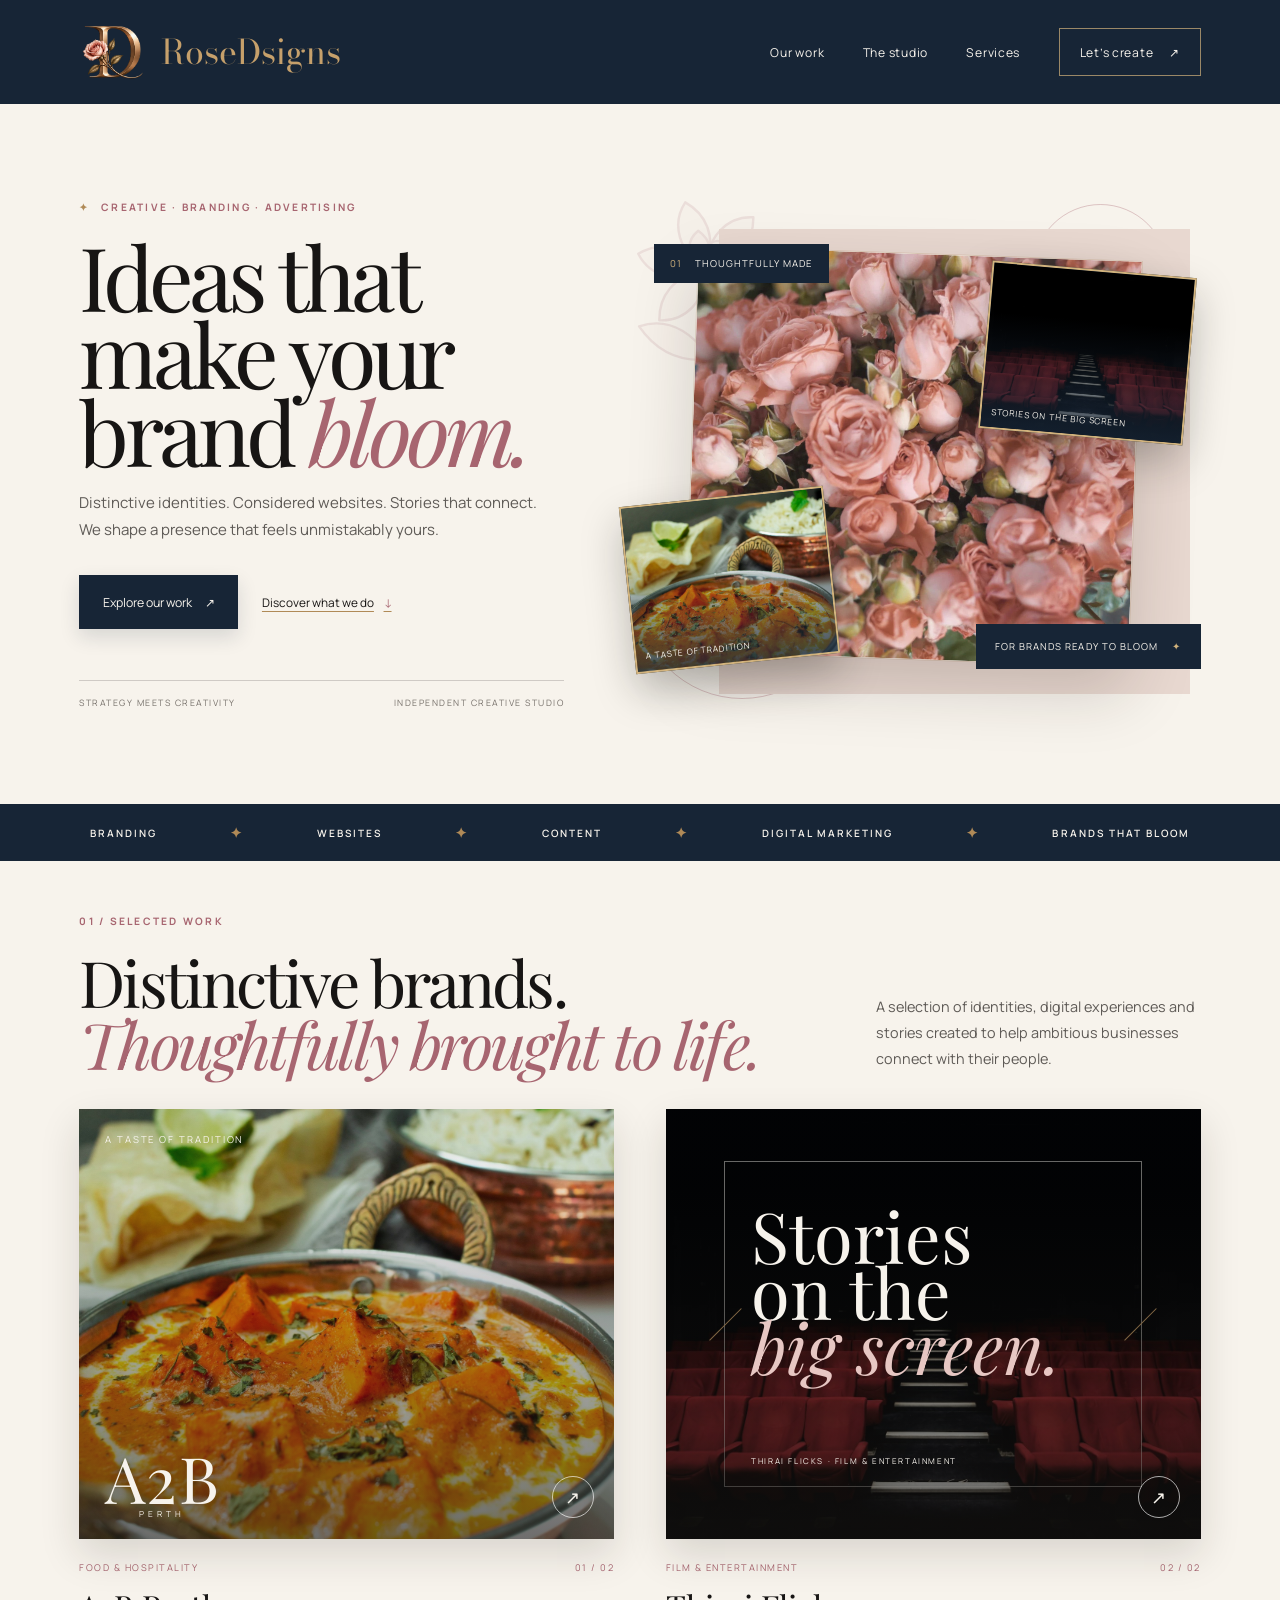
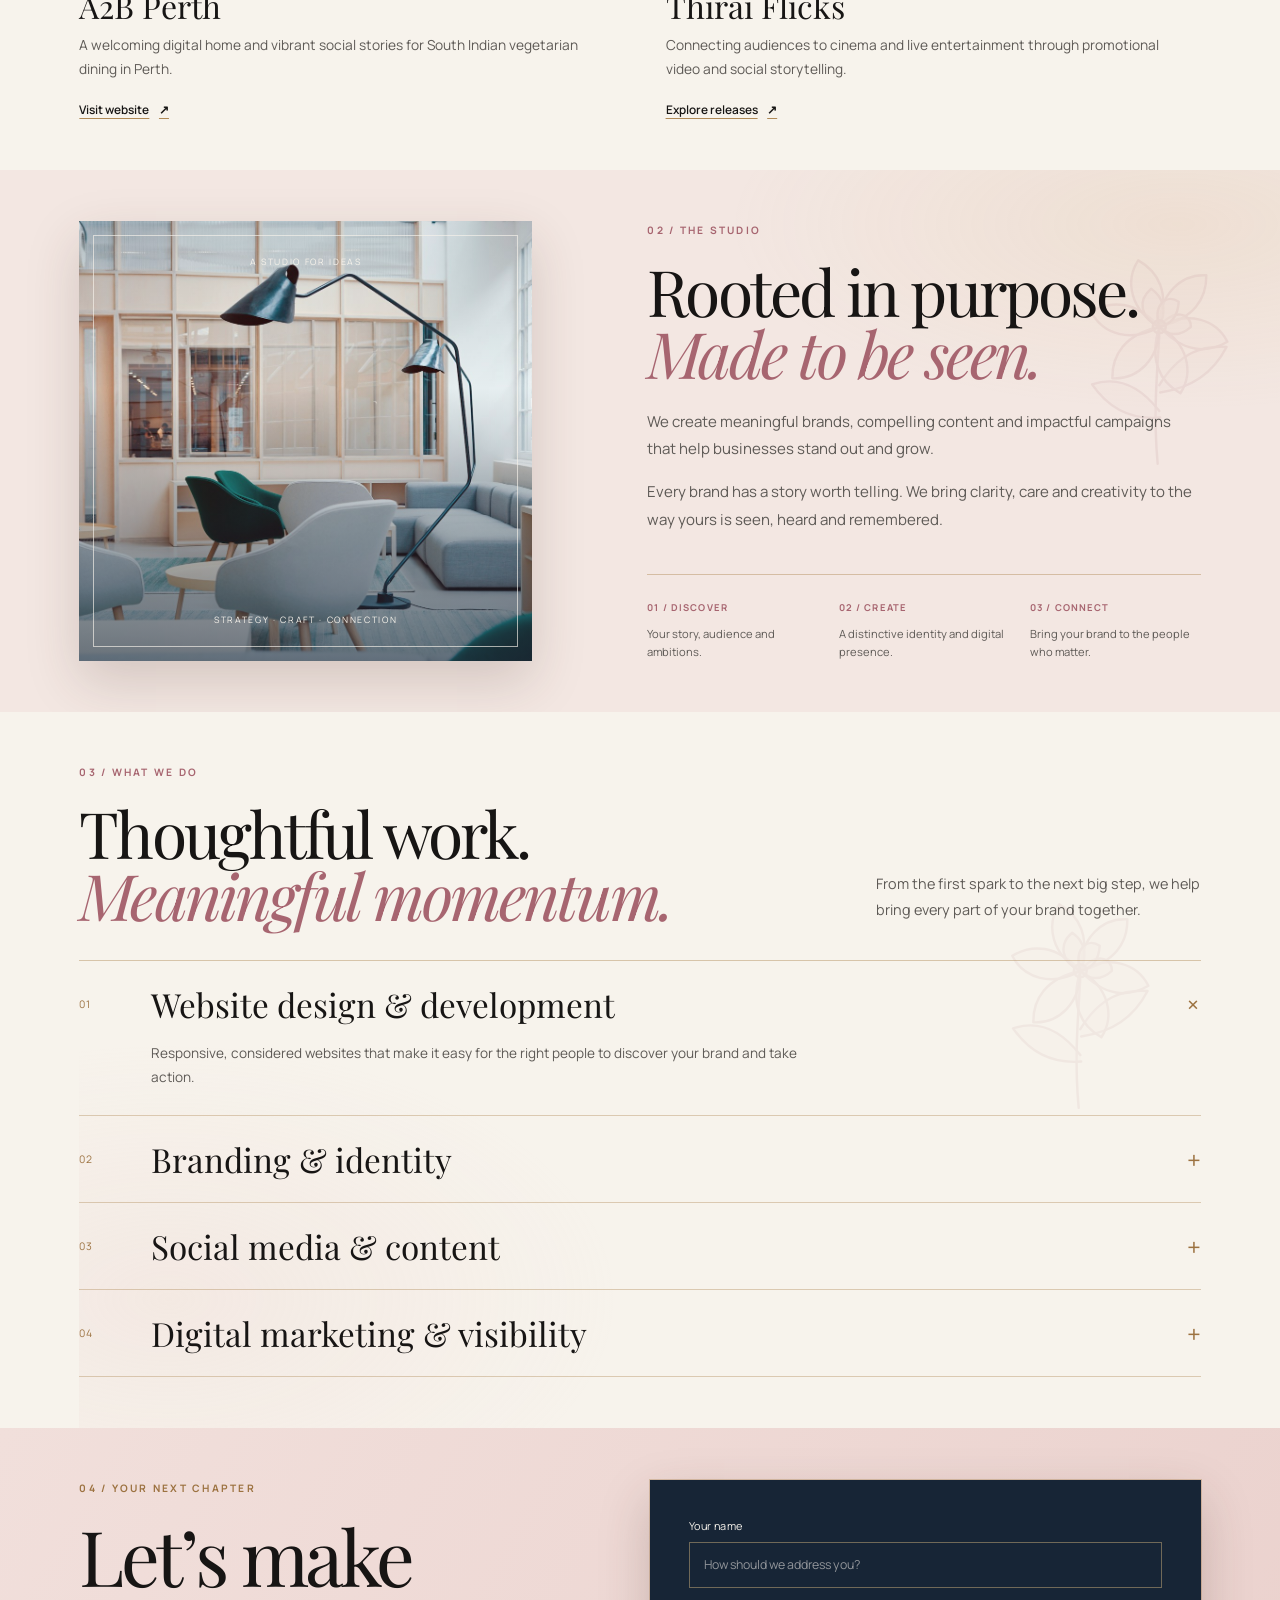
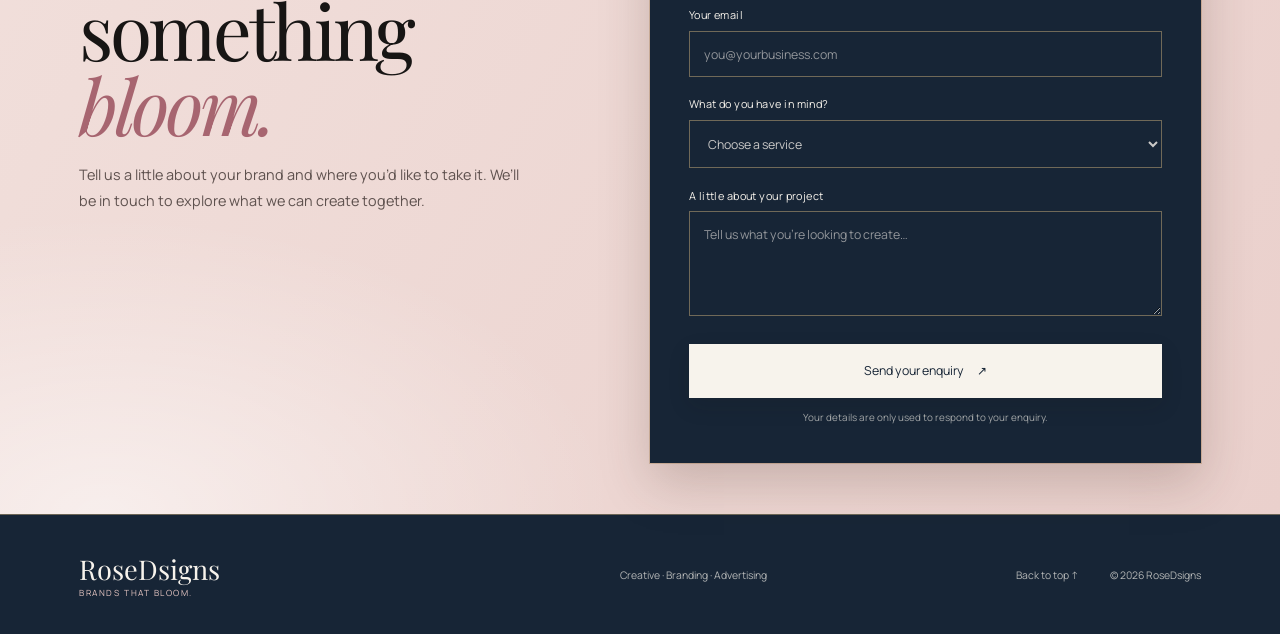
<file: index.html>
<!doctype html>
<html lang="en">
  <head>
    <meta charset="utf-8">
    <meta name="viewport" content="width=device-width, initial-scale=1">
    <meta name="theme-color" content="#172536">
    <meta name="description" content="RoseDsigns is a creative, branding and digital studio building distinctive brands, thoughtful websites and stories that connect.">
    <title>RoseDsigns — Ideas that make your brand bloom</title>
    <link rel="preconnect" href="https://fonts.googleapis.com">
    <link rel="preconnect" href="https://fonts.gstatic.com" crossorigin>
    <link href="https://fonts.googleapis.com/css2?family=Bodoni+Moda:wght@400;500&family=Playfair+Display:ital,wght@0,400;0,500;0,600;1,400;1,500&family=Manrope:wght@400;500;600;700&display=swap" rel="stylesheet">
    <link rel="stylesheet" href="styles.css">
    <script src="script.js" defer></script>
  </head>
  <body>
    <a class="skip-link" href="#main">Skip to content</a>

    <header class="site-header">
      <a class="brand" href="#top" aria-label="RoseDsigns home">
        <img src="sample/rosedsigns-original-logo.webp" alt="RoseDsigns rose and D monogram">
        <span class="brand__name">RoseDsigns</span>
      </a>
      <button class="menu-toggle" type="button" aria-label="Toggle navigation" aria-expanded="false" aria-controls="primary-navigation">
        <span class="menu-toggle__label">Menu</span>
        <span class="menu-toggle__icon" aria-hidden="true"><i></i><i></i></span>
      </button>
      <nav class="primary-navigation" id="primary-navigation" aria-label="Main navigation">
        <a href="#work">Our work</a>
        <a href="#about">The studio</a>
        <a href="#services">Services</a>
        <a class="nav-cta" href="#contact">Let’s create <span aria-hidden="true">↗</span></a>
      </nav>
    </header>

    <main id="main">
      <section class="hero section-wrap" id="top" aria-labelledby="hero-title">
        <div class="hero-copy">
          <p class="eyebrow"><span class="eyebrow-mark" aria-hidden="true">✦</span> Creative · Branding · Advertising</p>
          <h1 id="hero-title">Ideas that make your brand <em>bloom.</em></h1>
          <p class="hero-intro">Distinctive identities. Considered websites. Stories that connect. We shape a presence that feels unmistakably yours.</p>
          <div class="hero-actions">
            <a class="button button--dark" href="#work">Explore our work <span aria-hidden="true">↗</span></a>
            <a class="text-link" href="#services">Discover what we do <span aria-hidden="true">↓</span></a>
          </div>
          <div class="hero-footnote">
            <span>Strategy meets creativity</span>
            <span>Independent creative studio</span>
          </div>
        </div>
        <div class="hero-art">
          <div class="hero-art__frame">
            <video class="hero-art__video" muted loop playsinline preload="metadata" poster="sample/portfolio/pink-roses-bouquet-poster.jpg" aria-label="A bouquet of soft pink roses in bloom">
              <source src="sample/portfolio/pink-roses-bouquet.mp4" type="video/mp4">
            </video>
          </div>
          <div class="hero-art__tile hero-art__tile--food" aria-hidden="true">
            <img src="sample/portfolio/south-indian-food.jpg" alt="" loading="lazy">
            <span>A taste of tradition</span>
          </div>
          <div class="hero-art__tile hero-art__tile--film" aria-hidden="true">
            <img src="sample/portfolio/cinema.jpg" alt="" loading="lazy">
            <span>Stories on the big screen</span>
          </div>
          <div class="art-note art-note--top"><span>01</span> Thoughtfully made</div>
          <div class="art-note art-note--bottom">For brands ready to bloom <span aria-hidden="true">✦</span></div>
          <span class="hero-art__orbit hero-art__orbit--one" aria-hidden="true"></span>
          <span class="hero-art__orbit hero-art__orbit--two" aria-hidden="true"></span>
        </div>
      </section>

      <div class="ticker" aria-label="Our disciplines">
        <div class="ticker__inner">
          <span>Branding</span><i aria-hidden="true">✦</i><span>Websites</span><i aria-hidden="true">✦</i>
          <span>Content</span><i aria-hidden="true">✦</i><span>Digital marketing</span><i aria-hidden="true">✦</i>
          <span>Brands that bloom</span>
        </div>
      </div>

      <section class="work section-wrap section-pad" id="work" aria-labelledby="work-title">
        <div class="section-heading">
          <div>
            <p class="eyebrow">01 / Selected work</p>
            <h2 id="work-title">Distinctive brands.<br><em>Thoughtfully brought to life.</em></h2>
          </div>
          <p class="section-heading__aside">A selection of identities, digital experiences and stories created to help ambitious businesses connect with their people.</p>
        </div>
        <div class="work-grid">
          <article class="project-card project-card--food">
            <a class="project-card__visual food-visual" href="https://a2bperth.com.au" target="_blank" rel="noreferrer" aria-label="Visit A2B Perth website">
              <img class="project-card__image" src="sample/portfolio/south-indian-food.jpg" alt="" loading="lazy" width="1400" height="2100">
              <span class="visual-kicker">A taste of tradition</span>
              <span class="visual-wordmark">A2B <small>PERTH</small></span>
              <span class="visual-open" aria-hidden="true">↗</span>
            </a>
            <div class="project-card__meta"><span>Food & hospitality</span><span>01 / 02</span></div>
            <h3>A2B Perth</h3>
            <p>A welcoming digital home and vibrant social stories for South Indian vegetarian dining in Perth.</p>
            <a class="project-link" href="https://a2bperth.com.au" target="_blank" rel="noreferrer">Visit website <span aria-hidden="true">↗</span></a>
          </article>
          <article class="project-card project-card--film">
            <a class="project-card__visual film-visual" href="https://thiraiflicks.com/past-releases" target="_blank" rel="noreferrer" aria-label="Visit Thirai Flicks releases">
              <img class="project-card__image" src="sample/portfolio/cinema.jpg" alt="" loading="lazy" width="1400" height="933">
              <span class="film-visual__frame" aria-hidden="true"></span>
              <span class="film-visual__title">Stories<br>on the<br><em>big screen.</em></span>
              <span class="film-visual__caption">THIRAI FLICKS · FILM & ENTERTAINMENT</span>
              <span class="visual-open" aria-hidden="true">↗</span>
            </a>
            <div class="project-card__meta"><span>Film & entertainment</span><span>02 / 02</span></div>
            <h3>Thirai Flicks</h3>
            <p>Connecting audiences to cinema and live entertainment through promotional video and social storytelling.</p>
            <a class="project-link" href="https://thiraiflicks.com/past-releases" target="_blank" rel="noreferrer">Explore releases <span aria-hidden="true">↗</span></a>
          </article>
        </div>
      </section>

      <section class="about section-pad" id="about" aria-labelledby="about-title">
        <div class="about__inner section-wrap">
          <div class="about-stamp">
            <img src="sample/portfolio/creative-desk.jpg" alt="A calm, light-filled creative studio with warm wood and modern furniture" loading="lazy" width="1400" height="933">
            <span class="about-stamp__ring">A studio for ideas</span>
            <span class="about-stamp__caption">Strategy · Craft · Connection</span>
          </div>
          <div class="about-copy">
            <p class="eyebrow">02 / The studio</p>
            <h2 id="about-title">Rooted in purpose.<br><em>Made to be seen.</em></h2>
            <p>We create meaningful brands, compelling content and impactful campaigns that help businesses stand out and grow.</p>
            <p>Every brand has a story worth telling. We bring clarity, care and creativity to the way yours is seen, heard and remembered.</p>
            <div class="process">
              <div><span>01 / Discover</span><p>Your story, audience and ambitions.</p></div>
              <div><span>02 / Create</span><p>A distinctive identity and digital presence.</p></div>
              <div><span>03 / Connect</span><p>Bring your brand to the people who matter.</p></div>
            </div>
          </div>
        </div>
      </section>

      <section class="services section-wrap section-pad" id="services" aria-labelledby="services-title">
        <div class="section-heading section-heading--services">
          <div>
            <p class="eyebrow">03 / What we do</p>
            <h2 id="services-title">Thoughtful work.<br><em>Meaningful momentum.</em></h2>
          </div>
          <p class="section-heading__aside">From the first spark to the next big step, we help bring every part of your brand together.</p>
        </div>
        <div class="service-list">
          <details class="service-item" open>
            <summary><span class="service-number">01</span><span class="service-title">Website design & development</span><span class="service-plus" aria-hidden="true">+</span></summary>
            <p>Responsive, considered websites that make it easy for the right people to discover your brand and take action.</p>
          </details>
          <details class="service-item">
            <summary><span class="service-number">02</span><span class="service-title">Branding & identity</span><span class="service-plus" aria-hidden="true">+</span></summary>
            <p>Distinctive visual identities, brand foundations and creative direction designed to feel unmistakably yours.</p>
          </details>
          <details class="service-item">
            <summary><span class="service-number">03</span><span class="service-title">Social media & content</span><span class="service-plus" aria-hidden="true">+</span></summary>
            <p>Thoughtful social content, graphics and video that bring your brand story to life across the channels that matter.</p>
          </details>
          <details class="service-item">
            <summary><span class="service-number">04</span><span class="service-title">Digital marketing & visibility</span><span class="service-plus" aria-hidden="true">+</span></summary>
            <p>SEO, advertising creative, Google Business Profile support and analytics to help your business get found and grow.</p>
          </details>
        </div>
      </section>

      <section class="contact section-pad" id="contact" aria-labelledby="contact-title">
        <div class="contact__inner section-wrap">
          <div class="contact-copy">
            <p class="eyebrow">04 / Your next chapter</p>
            <h2 id="contact-title">Let’s make something <em>bloom.</em></h2>
            <p>Tell us a little about your brand and where you’d like to take it. We’ll be in touch to explore what we can create together.</p>
          </div>
          <form class="contact-form" name="project-enquiry" method="POST" action="thank-you.html" data-netlify="true" netlify-honeypot="bot-field">
            <input type="hidden" name="form-name" value="project-enquiry">
            <p class="honeypot" aria-hidden="true">
              <label>Don’t fill this out if you’re human: <input name="bot-field" tabindex="-1" autocomplete="off"></label>
            </p>
            <div class="form-row">
              <label for="name">Your name</label>
              <input id="name" name="name" type="text" autocomplete="name" placeholder="How should we address you?" required>
            </div>
            <div class="form-row">
              <label for="email">Your email</label>
              <input id="email" name="email" type="email" autocomplete="email" placeholder="you@yourbusiness.com" required>
            </div>
            <div class="form-row">
              <label for="interest">What do you have in mind?</label>
              <select id="interest" name="interest" required>
                <option value="" selected disabled>Choose a service</option>
                <option>Website design & development</option>
                <option>Branding & identity</option>
                <option>Social media & content</option>
                <option>Digital marketing</option>
                <option>Something else</option>
              </select>
            </div>
            <div class="form-row">
              <label for="message">A little about your project</label>
              <textarea id="message" name="message" rows="3" placeholder="Tell us what you’re looking to create…" required></textarea>
            </div>
            <button class="button button--light" type="submit">Send your enquiry <span aria-hidden="true">↗</span></button>
            <p class="form-note">Your details are only used to respond to your enquiry.</p>
          </form>
        </div>
      </section>
    </main>

    <footer class="site-footer">
      <a class="footer-brand" href="#top">RoseDsigns <span>Brands that bloom.</span></a>
      <p>Creative · Branding · Advertising</p>
      <a class="back-to-top" href="#top">Back to top ↑</a>
      <span class="copyright">© <span id="current-year">2026</span> RoseDsigns</span>
    </footer>
  </body>
</html>
</file>
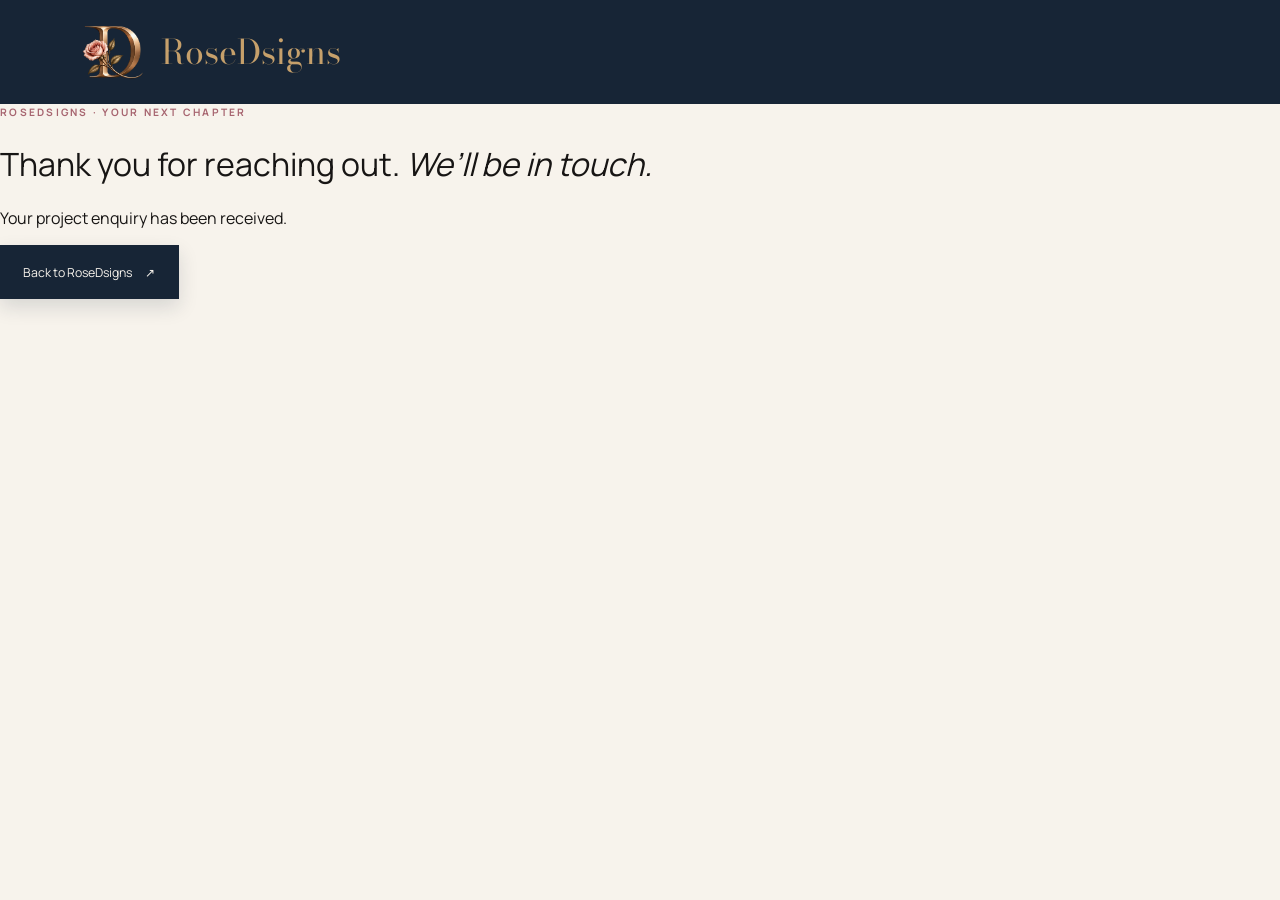
<file: thank-you.html>
<!doctype html>
<html lang="en">
  <head>
    <meta charset="utf-8">
    <meta name="viewport" content="width=device-width, initial-scale=1">
    <meta name="theme-color" content="#172536">
    <meta name="description" content="Thank you for contacting RoseDsigns. Your project enquiry has been received.">
    <title>Thank you — RoseDsigns</title>
    <link rel="preconnect" href="https://fonts.googleapis.com">
    <link rel="preconnect" href="https://fonts.gstatic.com" crossorigin>
    <link href="https://fonts.googleapis.com/css2?family=Bodoni+Moda:wght@400;500&family=Playfair+Display:ital,wght@0,400;0,500;0,600;1,400&family=Manrope:wght@400;500;600&display=swap" rel="stylesheet">
    <link rel="stylesheet" href="styles.css">
  </head>
  <body class="thank-you-page">
    <header class="site-header">
      <a class="brand" href="index.html" aria-label="RoseDsigns home">
        <img src="sample/rosedsigns-original-logo.webp" alt="RoseDsigns rose and D monogram">
        <span class="brand__name">RoseDsigns</span>
      </a>
    </header>
    <main class="thank-you">
      <p class="eyebrow">RoseDsigns · Your next chapter</p>
      <h1>Thank you for reaching out. <em>We’ll be in touch.</em></h1>
      <p>Your project enquiry has been received.</p>
      <a class="button button--dark" href="index.html">Back to RoseDsigns <span aria-hidden="true">↗</span></a>
    </main>
  </body>
</html>
</file>
<file: styles.css>
:root {
  color-scheme: light;
  --ink: #171514;
  --navy: #172536;
  --ivory: #f7f3ec;
  --paper: #fffdf9;
  --rose: #a76570;
  --blush: #e7c7c3;
  --blush-pale: #f3e7e2;
  --gold: #b08a57;
  --gold-dark: #9c7240;
  --gold-light: #d2b37d;
  --stone: #c9c1b8;
  --body: #5e5a56;
  --serif: "Playfair Display", "Bodoni MT", Didot, Georgia, serif;
  --sans: "Manrope", "Helvetica Neue", Arial, sans-serif;
}

.work {
  position: relative;
  isolation: isolate;
}

.work::before {
  top: 27%;
  right: 0;
  opacity: 0.1;
}

* {
  box-sizing: border-box;
}

html {
  scroll-behavior: smooth;
  scroll-padding-top: 6rem;
  overflow-x: clip;
}

body {
  margin: 0;
  background: var(--ivory);
  color: var(--ink);
  font-family: var(--sans);
  -webkit-font-smoothing: antialiased;
}

img {
  display: block;
  max-width: 100%;
}

a {
  color: inherit;
}

button,
input,
select,
textarea {
  font: inherit;
}

button,
a,
summary,
input,
select,
textarea {
  -webkit-tap-highlight-color: transparent;
}

a:focus-visible,
button:focus-visible,
summary:focus-visible,
input:focus-visible,
select:focus-visible,
textarea:focus-visible {
  outline: 2px solid var(--gold);
  outline-offset: 4px;
}

.skip-link {
  position: fixed;
  z-index: 20;
  top: 0.75rem;
  left: 0.75rem;
  padding: 0.75rem 1rem;
  transform: translateY(-160%);
  background: var(--paper);
  color: var(--ink);
}

.skip-link:focus {
  transform: translateY(0);
}

.site-header {
  position: relative;
  z-index: 5;
  display: flex;
  min-height: 104px;
  align-items: center;
  justify-content: space-between;
  padding: 0 6.2vw;
  background: var(--navy);
  color: var(--ivory);
}

.brand {
  display: inline-flex;
  align-items: center;
  gap: 0.75rem;
  color: inherit;
  text-decoration: none;
}

.brand img {
  display: block;
  width: 70px;
  height: 70px;
  object-fit: contain;
}

.brand__name {
  color: #c6a06b;
  font-family: "Bodoni Moda", Didot, serif;
  font-size: clamp(1.7rem, 2.65vw, 2.4rem);
  font-weight: 400;
}

.primary-navigation {
  display: flex;
  align-items: center;
  gap: clamp(1.4rem, 3vw, 3.2rem);
  font-size: 0.76rem;
  letter-spacing: 0.06em;
}

.primary-navigation a {
  text-decoration: none;
  transition: color 180ms ease;
}

.primary-navigation a:hover {
  color: var(--gold-light);
}

.primary-navigation .nav-cta {
  border: 1px solid rgba(210, 179, 125, 0.7);
  padding: 0.9rem 1.25rem;
}

.nav-cta span,
.button span {
  margin-left: 0.8rem;
}

.menu-toggle {
  display: none;
}

.section-wrap {
  width: min(1240px, 87.6%);
  margin-inline: auto;
}

.section-pad {
  padding-block: clamp(2.5rem, 4vw, 4.25rem);
}

.hero {
  position: relative;
  isolation: isolate;
  display: grid;
  min-height: min(700px, calc(100svh - 104px));
  grid-template-columns: 0.94fr 1.06fr;
  align-items: center;
  gap: clamp(2.5rem, 7vw, 7rem);
  padding-block: clamp(3rem, 5vw, 4.5rem);
}

.hero::after,
.work::before,
.about::after,
.services::after {
  position: absolute;
  z-index: 0;
  width: clamp(145px, 19vw, 250px);
  aspect-ratio: 5 / 6;
  background: url("sample/portfolio/rose-watermark.svg") center / contain no-repeat;
  content: "";
  opacity: 0.14;
  pointer-events: none;
  animation: rose-drift 18s ease-in-out infinite alternate;
}

.hero::after {
  top: 5%;
  left: 45%;
}

@keyframes rose-drift {
  from {
    transform: translate3d(0, -8px, 0) rotate(-5deg);
  }
  to {
    transform: translate3d(8px, 10px, 0) rotate(5deg);
  }
}

.hero-copy {
  position: relative;
  z-index: 1;
  padding-block: 1.3rem;
}

.eyebrow {
  margin: 0 0 1.35rem;
  color: var(--rose);
  font-size: 0.64rem;
  font-weight: 700;
  letter-spacing: 0.22em;
  line-height: 1.6;
  text-transform: uppercase;
}

.eyebrow-mark {
  margin-right: 0.45rem;
  color: var(--gold);
}

h1,
h2,
h3,
p {
  margin-top: 0;
}

h1,
h2,
h3 {
  font-weight: 400;
}

.hero h1 {
  max-width: 650px;
  margin-bottom: 1.2rem;
  font-family: var(--serif);
  font-size: clamp(3.55rem, 6.9vw, 6.2rem);
  letter-spacing: -0.055em;
  line-height: 0.88;
}

.hero h1 em,
h2 em {
  color: var(--rose);
  font-weight: 400;
}

.hero-intro {
  max-width: 470px;
  margin-bottom: 2rem;
  color: var(--body);
  font-size: clamp(0.94rem, 1.15vw, 1.08rem);
  line-height: 1.8;
}

.hero-actions {
  display: flex;
  align-items: center;
  flex-wrap: wrap;
  gap: 1.5rem;
}

.button {
  display: inline-flex;
  min-height: 54px;
  align-items: center;
  justify-content: center;
  border: 1px solid transparent;
  padding: 0.95rem 1.4rem;
  cursor: pointer;
  font-size: 0.77rem;
  text-decoration: none;
  transition: background-color 180ms ease, color 180ms ease, transform 180ms ease;
}

.button:hover {
  transform: translateY(-2px);
}

.button--dark {
  background: var(--navy);
  color: var(--ivory);
  box-shadow: 0 8px 20px rgba(23, 37, 54, 0.14);
}

.button--dark:hover {
  background: var(--rose);
  box-shadow: 0 12px 25px rgba(103, 53, 65, 0.22);
}

.button--light {
  background: var(--ivory);
  color: var(--navy);
  box-shadow: 0 8px 22px rgba(23, 21, 20, 0.12);
}

.button--light:hover {
  background: var(--gold-light);
}

.text-link,
.project-link {
  display: inline-flex;
  align-items: center;
  gap: 0.6rem;
  color: var(--ink);
  font-size: 0.74rem;
  text-decoration-color: var(--gold);
  text-underline-offset: 0.35em;
}

.text-link span {
  color: var(--rose);
}

.hero-footnote {
  display: flex;
  justify-content: space-between;
  gap: 1rem;
  margin-top: clamp(2.5rem, 4vw, 4rem);
  border-top: 1px solid rgba(23, 21, 20, 0.18);
  padding-top: 1rem;
  color: #77716b;
  font-size: 0.55rem;
  letter-spacing: 0.17em;
  text-transform: uppercase;
}

.hero-art {
  position: relative;
  z-index: 1;
  min-height: 500px;
  isolation: isolate;
}

.hero-art::before {
  position: absolute;
  z-index: -1;
  inset: 5% 2% 2% 12%;
  background: #e8d8d0;
  content: "";
}

.hero-art__frame {
  position: absolute;
  inset: 10% 12% 9% 7%;
  overflow: hidden;
  background: var(--paper);
  box-shadow: 0 26px 65px rgba(38, 29, 22, 0.18), 0 0 0 1px rgba(176, 138, 87, 0.22);
  transform: rotate(2deg);
}

.hero-art__frame img,
.hero-art__frame video {
  width: 100%;
  height: 100%;
  object-fit: cover;
  object-position: center;
  transition: transform 700ms cubic-bezier(0.2, 0.7, 0.2, 1);
}

.hero-art:hover .hero-art__frame img,
.hero-art:hover .hero-art__frame video {
  transform: scale(1.035);
}

.hero-art__tile {
  position: absolute;
  z-index: 3;
  width: clamp(150px, 18vw, 205px);
  aspect-ratio: 1.22;
  overflow: hidden;
  border: 2px solid var(--gold-light);
  background: var(--navy);
  box-shadow: 0 18px 42px rgba(23, 21, 20, 0.27);
}

.hero-art__tile img {
  width: 100%;
  height: 100%;
  object-fit: cover;
}

.hero-art__tile::after {
  position: absolute;
  inset: 30% 0 0;
  background: linear-gradient(transparent, rgba(23, 37, 54, 0.82));
  content: "";
}

.hero-art__tile span {
  position: absolute;
  z-index: 1;
  right: 0.5rem;
  bottom: 0.55rem;
  left: 0.6rem;
  color: var(--ivory);
  font-size: 0.53rem;
  letter-spacing: 0.1em;
  text-transform: uppercase;
}

.hero-art__tile--food {
  bottom: 8%;
  left: -5%;
  transform: rotate(-6deg);
}

.hero-art__tile--film {
  top: 13%;
  right: 2%;
  transform: rotate(5deg);
}

.art-note {
  position: absolute;
  z-index: 2;
  background: var(--navy);
  color: var(--ivory);
  font-size: 0.6rem;
  letter-spacing: 0.11em;
  text-transform: uppercase;
}

.art-note--top {
  top: 8%;
  left: 0;
  padding: 0.8rem 1rem;
}

.art-note--top span {
  margin-right: 0.6rem;
  color: var(--gold-light);
}

.art-note--bottom {
  right: 0;
  bottom: 7%;
  padding: 1rem 1.2rem;
}

.art-note--bottom span {
  margin-left: 0.7rem;
  color: var(--gold-light);
}

.hero-art__orbit {
  position: absolute;
  z-index: -2;
  display: block;
  border: 1px solid rgba(167, 101, 112, 0.34);
  border-radius: 50%;
}

.hero-art__orbit--one {
  width: 135px;
  height: 135px;
  top: 0;
  right: 6%;
}

.hero-art__orbit--two {
  width: 210px;
  height: 210px;
  bottom: 1%;
  left: -3%;
}

.ticker {
  overflow: hidden;
  background: var(--navy);
  color: var(--ivory);
}

.ticker__inner {
  display: flex;
  min-width: max-content;
  align-items: center;
  justify-content: space-around;
  gap: clamp(1.3rem, 4vw, 4rem);
  padding: 1.2rem 6.2vw;
  font-size: 0.63rem;
  font-weight: 600;
  letter-spacing: 0.2em;
  text-transform: uppercase;
}

.ticker i {
  color: var(--gold);
  font-size: 0.9rem;
  font-style: normal;
}

.section-heading {
  position: relative;
  z-index: 1;
  display: flex;
  align-items: end;
  justify-content: space-between;
  gap: 3rem;
  margin-bottom: 2.15rem;
}

.section-heading h2,
.about-copy h2,
.contact-copy h2 {
  margin-bottom: 0;
  font-family: var(--serif);
  font-size: clamp(2.8rem, 5vw, 4.7rem);
  letter-spacing: -0.045em;
  line-height: 0.97;
}

.section-heading__aside {
  max-width: 325px;
  margin-bottom: 0.2rem;
  color: var(--body);
  font-size: 0.9rem;
  line-height: 1.8;
}

.work-grid {
  position: relative;
  z-index: 1;
  display: grid;
  grid-template-columns: repeat(2, minmax(0, 1fr));
  gap: clamp(1.5rem, 4vw, 4.3rem);
}

.project-card__visual {
  position: relative;
  display: flex;
  min-height: clamp(250px, 34vw, 430px);
  align-items: center;
  justify-content: center;
  overflow: hidden;
  box-shadow: 0 16px 38px rgba(38, 29, 22, 0.14);
  color: var(--ivory);
  text-decoration: none;
  transition: box-shadow 220ms ease, transform 220ms ease;
}

.project-card__visual:hover {
  box-shadow: 0 22px 48px rgba(38, 29, 22, 0.22);
  transform: translateY(-3px);
}

.project-card__image {
  position: absolute;
  inset: 0;
  width: 100%;
  height: 100%;
  object-fit: cover;
  transition: transform 700ms cubic-bezier(0.2, 0.7, 0.2, 1);
}

.food-visual .project-card__image {
  object-position: center 64%;
}

.project-card__visual::after {
  position: absolute;
  inset: 0;
  background: linear-gradient(180deg, rgba(23, 37, 54, 0.08) 18%, rgba(23, 21, 20, 0.62) 100%);
  content: "";
  transition: background-color 220ms ease, opacity 220ms ease;
}

.project-card__visual:hover .project-card__image {
  transform: scale(1.045);
}

.food-visual {
  background: linear-gradient(140deg, #173b31, #62744a 52%, #bf8957);
}

.visual-kicker,
.visual-wordmark,
.film-visual__title,
.film-visual__caption,
.visual-open {
  position: absolute;
  z-index: 1;
}

.visual-kicker {
  top: 1.5rem;
  left: 1.6rem;
  font-size: 0.6rem;
  letter-spacing: 0.2em;
  text-transform: uppercase;
}

.visual-wordmark {
  bottom: 1.4rem;
  left: 1.6rem;
  font-family: var(--serif);
  font-size: clamp(2.6rem, 5vw, 4.3rem);
  letter-spacing: 0.02em;
  line-height: 0.7;
  text-shadow: 0 2px 12px rgba(0, 0, 0, 0.25);
}

.visual-wordmark small {
  display: block;
  margin-top: 0.65rem;
  font-family: var(--sans);
  font-size: 0.52rem;
  letter-spacing: 0.48em;
  text-align: center;
}

.visual-open {
  right: 1.3rem;
  bottom: 1.3rem;
  display: grid;
  width: 42px;
  height: 42px;
  place-items: center;
  border: 1px solid rgba(255, 255, 255, 0.65);
  border-radius: 50%;
  font-size: 1.1rem;
  transition: color 180ms ease, background-color 180ms ease;
}

.project-card__visual:hover .visual-open {
  background: var(--ivory);
  color: var(--navy);
}

.film-visual {
  background: linear-gradient(115deg, #171514, #743f39 60%, #232b35);
}

.film-visual__frame {
  position: absolute;
  inset: 12% 11%;
  border: 1px solid rgba(247, 243, 236, 0.45);
}

.film-visual__frame::before,
.film-visual__frame::after {
  position: absolute;
  top: 50%;
  width: 2.8rem;
  height: 1px;
  background: var(--gold);
  content: "";
}

.film-visual__frame::before {
  left: -1.4rem;
  transform: rotate(-45deg);
}

.film-visual__frame::after {
  right: -1.4rem;
  transform: rotate(-45deg);
}

.film-visual__title {
  top: 23%;
  left: 16%;
  font-family: var(--serif);
  font-size: clamp(2.7rem, 5.5vw, 5rem);
  line-height: 0.79;
}

.film-visual__title em {
  color: var(--blush);
}

.film-visual__caption {
  bottom: 17%;
  left: 16%;
  font-size: 0.5rem;
  letter-spacing: 0.2em;
}

.project-card__meta {
  display: flex;
  justify-content: space-between;
  margin-top: 1.35rem;
  color: var(--rose);
  font-size: 0.58rem;
  letter-spacing: 0.16em;
  text-transform: uppercase;
}

.project-card h3 {
  margin: 0.65rem 0 0.35rem;
  font-family: var(--serif);
  font-size: 2rem;
}

.project-card > p {
  max-width: 520px;
  margin-bottom: 1rem;
  color: var(--body);
  font-size: 0.86rem;
  line-height: 1.75;
}

.project-link {
  font-weight: 600;
}

.about {
  position: relative;
  isolation: isolate;
  overflow: hidden;
  background:
    radial-gradient(ellipse at 92% 10%, rgba(210, 179, 125, 0.15), transparent 28rem),
    var(--blush-pale);
}

.about::after {
  top: 5%;
  right: 0;
  opacity: 0.1;
}

.about__inner {
  position: relative;
  z-index: 1;
  display: grid;
  grid-template-columns: 0.9fr 1.1fr;
  align-items: center;
  gap: clamp(3.5rem, 9vw, 9rem);
}

.about-stamp {
  position: relative;
  display: grid;
  min-height: 440px;
  place-items: center;
  overflow: hidden;
  box-shadow: 0 20px 50px rgba(67, 45, 38, 0.18);
  background:
    radial-gradient(ellipse at 30% 78%, rgba(217, 177, 174, 0.58), transparent 45%),
    linear-gradient(140deg, #e1cfc3, #f8f2e9);
}

.about-stamp::before,
.about-stamp::after {
  position: absolute;
  content: "";
}

.about-stamp::before {
  z-index: 1;
  inset: 0;
  background: linear-gradient(180deg, rgba(23, 37, 54, 0.14), transparent 38%, rgba(23, 37, 54, 0.62));
}

.about-stamp::after {
  z-index: 2;
  inset: 14px;
  border: 1px solid rgba(247, 243, 236, 0.65);
}

.about-stamp img {
  position: absolute;
  inset: 0;
  width: 100%;
  height: 100%;
  object-fit: cover;
}

.about-stamp__ring,
.about-stamp__caption {
  position: absolute;
  z-index: 3;
  color: var(--ivory);
  font-size: 0.55rem;
  letter-spacing: 0.19em;
  text-align: center;
  text-transform: uppercase;
}

.about-stamp__ring {
  top: 8%;
}

.about-stamp__caption {
  bottom: 8%;
}

.about-copy > p:not(.eyebrow) {
  max-width: 570px;
  color: var(--body);
  font-size: 0.94rem;
  line-height: 1.85;
}

.about-copy h2 {
  margin-bottom: 1.5rem;
}

.process {
  display: grid;
  grid-template-columns: repeat(3, 1fr);
  gap: 1.3rem;
  margin-top: 2.5rem;
  border-top: 1px solid rgba(176, 138, 87, 0.45);
  padding-top: 1.2rem;
}

.process span {
  color: var(--rose);
  font-size: 0.59rem;
  font-weight: 700;
  letter-spacing: 0.12em;
  text-transform: uppercase;
}

.process p {
  margin: 0.55rem 0 0;
  color: var(--body);
  font-size: 0.7rem;
  line-height: 1.6;
}

.services {
  position: relative;
  isolation: isolate;
  background:
    radial-gradient(ellipse at 8% 82%, rgba(231, 199, 195, 0.23), transparent 28rem),
    var(--ivory);
  color: var(--ink);
}

.services::after {
  top: 18%;
  right: 0;
  opacity: 0.08;
}

.services > * {
  position: relative;
  z-index: 1;
}

.section-heading--services .eyebrow,
.section-heading--services h2 em {
  color: var(--rose);
}

.section-heading--services .section-heading__aside {
  color: var(--body);
}

.service-list {
  border-top: 1px solid rgba(176, 138, 87, 0.45);
}

.service-item {
  --service-number-width: 4.5rem;
  border-bottom: 1px solid rgba(176, 138, 87, 0.4);
}

.service-item summary {
  display: grid;
  min-height: 86px;
  grid-template-columns: var(--service-number-width) minmax(0, 1fr) 2rem;
  align-items: center;
  cursor: pointer;
  list-style: none;
}

.service-item summary::-webkit-details-marker {
  display: none;
}

.service-number {
  color: var(--gold-dark);
  font-size: 0.65rem;
  letter-spacing: 0.1em;
}

.service-title {
  font-family: var(--serif);
  font-size: clamp(1.4rem, 2.6vw, 2.3rem);
  transition: color 180ms ease;
}

.service-item summary:hover .service-title {
  color: var(--gold-dark);
}

.service-plus {
  justify-self: end;
  color: var(--gold-dark);
  font-size: 1.5rem;
  transition: transform 180ms ease;
}

.service-item[open] .service-plus {
  transform: rotate(45deg);
}

.service-item > p {
  max-width: 650px;
  margin: -0.4rem 0 1.6rem var(--service-number-width);
  color: var(--body);
  font-size: 0.85rem;
  line-height: 1.8;
}

.contact {
  background:
    radial-gradient(ellipse at 8% 100%, rgba(255, 255, 255, 0.54), transparent 32rem),
    linear-gradient(120deg, #f1dfdb, #ead0cc);
  color: var(--ink);
}

.contact__inner {
  position: relative;
  z-index: 1;
  display: grid;
  grid-template-columns: 0.92fr 1.08fr;
  gap: clamp(3rem, 8vw, 8rem);
}

.contact-copy .eyebrow {
  color: var(--gold-dark);
}

.contact-copy h2 {
  max-width: 540px;
  margin-bottom: 1.3rem;
  font-size: clamp(3.2rem, 6vw, 5.7rem);
}

.contact-copy h2 em {
  color: var(--rose);
}

.contact-copy > p:not(.eyebrow) {
  max-width: 440px;
  color: #5e514e;
  font-size: 0.9rem;
  line-height: 1.8;
}

.contact-email {
  display: inline-flex;
  gap: 1rem;
  margin-top: 1.5rem;
  border-bottom: 1px solid rgba(176, 138, 87, 0.7);
  padding-bottom: 0.5rem;
  color: var(--navy);
  font-size: 0.85rem;
  text-decoration: none;
}

.contact-form {
  padding: clamp(1.4rem, 3vw, 2.5rem);
  background: var(--navy);
  box-shadow: 0 20px 48px rgba(67, 45, 38, 0.22), 0 0 0 1px rgba(176, 138, 87, 0.38);
}

.form-row {
  margin-bottom: 1.2rem;
}

.form-row label {
  display: block;
  margin-bottom: 0.55rem;
  color: var(--ivory);
  font-size: 0.68rem;
  letter-spacing: 0.04em;
}

.form-row input,
.form-row select,
.form-row textarea {
  width: 100%;
  border: 1px solid rgba(210, 179, 125, 0.48);
  border-radius: 0;
  padding: 0.85rem 0.9rem;
  background: transparent;
  color: var(--ivory);
  font-size: 0.77rem;
}

.form-row input::placeholder,
.form-row textarea::placeholder {
  color: rgba(247, 243, 236, 0.55);
}

.form-row select {
  color: rgba(247, 243, 236, 0.8);
}

.form-row select option {
  background: var(--navy);
  color: var(--ivory);
}

.form-row textarea {
  min-height: 105px;
  resize: vertical;
}

.contact-form .button {
  width: 100%;
  margin-top: 0.2rem;
}

.form-note {
  margin: 0.8rem 0 0;
  color: rgba(247, 243, 236, 0.62);
  font-size: 0.62rem;
  text-align: center;
}

.honeypot {
  display: none;
}

.site-footer {
  display: grid;
  min-height: 120px;
  grid-template-columns: 1.4fr 1fr auto auto;
  align-items: center;
  gap: 2rem;
  padding: 1.5rem 6.2vw;
  border-top: 1px solid rgba(210, 179, 125, 0.45);
  background: var(--navy);
  color: var(--ivory);
}

.footer-brand {
  font-family: var(--serif);
  font-size: 1.7rem;
  text-decoration: none;
}

.footer-brand span {
  display: block;
  color: var(--blush);
  font-family: var(--sans);
  font-size: 0.53rem;
  letter-spacing: 0.18em;
  text-transform: uppercase;
}

.site-footer > p,
.copyright,
.back-to-top {
  margin: 0;
  color: rgba(247, 243, 236, 0.7);
  font-size: 0.65rem;
}

.back-to-top {
  text-decoration: none;
}

@media (min-width: 1450px) {
  .hero {
    min-height: 730px;
  }
}

@media (max-width: 850px) {
  .site-header {
    min-height: 88px;
    padding-inline: 6%;
  }

  .brand {
    gap: 0.55rem;
  }

  .brand img {
    width: 54px;
    height: 54px;
  }

  .brand__name {
    font-size: 1.65rem;
  }

  .hero {
    min-height: auto;
    gap: 2rem;
  }

  .hero-art {
    min-height: 400px;
  }

  .hero-footnote {
    flex-direction: column;
    gap: 0.5rem;
  }

  .section-wrap {
    width: 88%;
  }

  .about__inner {
    gap: 3rem;
  }

  .about-stamp {
    min-height: 360px;
  }

  .process {
    grid-template-columns: 1fr;
    gap: 0.8rem;
  }

  .process p {
    margin-top: 0.25rem;
  }

  .site-footer {
    grid-template-columns: 1fr auto;
  }
}

@media (max-width: 640px) {
  html {
    scroll-padding-top: 5rem;
  }

  .site-header {
    min-height: 76px;
  }

  .brand {
    gap: 0.4rem;
  }

  .brand img {
    width: 46px;
    height: 46px;
  }

  .brand__name {
    font-size: 1.35rem;
  }

  .menu-toggle {
    display: flex;
    align-items: center;
    gap: 0.8rem;
    border: 0;
    padding: 0.6rem 0;
    background: transparent;
    color: var(--ivory);
    cursor: pointer;
    font-size: 0.67rem;
    letter-spacing: 0.1em;
    text-transform: uppercase;
  }

  .menu-toggle__icon {
    display: grid;
    gap: 5px;
  }

  .menu-toggle__icon i {
    display: block;
    width: 23px;
    height: 1px;
    background: var(--ivory);
    transition: transform 180ms ease;
  }

  .menu-toggle[aria-expanded="true"] .menu-toggle__icon i:first-child {
    transform: translateY(3px) rotate(45deg);
  }

  .menu-toggle[aria-expanded="true"] .menu-toggle__icon i:last-child {
    transform: translateY(-3px) rotate(-45deg);
  }

  .primary-navigation {
    position: absolute;
    top: 100%;
    right: 0;
    left: 0;
    display: grid;
    gap: 0;
    padding: 0 6% 1rem;
    background: var(--navy);
    visibility: hidden;
    opacity: 0;
    transform: translateY(-8px);
    transition: opacity 180ms ease, transform 180ms ease, visibility 180ms ease;
  }

  .primary-navigation.is-open {
    visibility: visible;
    opacity: 1;
    transform: translateY(0);
  }

  .primary-navigation a {
    border-top: 1px solid rgba(247, 243, 236, 0.18);
    padding: 1rem 0;
  }

  .primary-navigation .nav-cta {
    border-right: 0;
    border-bottom: 0;
    border-left: 0;
    padding-inline: 0;
  }

  .section-wrap {
    width: 88%;
  }

  .section-pad {
    padding-block: 2.65rem;
  }

  .hero {
    grid-template-columns: 1fr;
    gap: 1.8rem;
    padding-block: 2.5rem 2rem;
  }

  .hero::after {
    top: 37%;
    left: 54%;
    width: 138px;
    opacity: 0.1;
  }

  .hero h1 {
    max-width: 520px;
    font-size: clamp(3.6rem, 16vw, 5.1rem);
  }

  .hero-intro {
    max-width: 490px;
  }

  .hero-footnote {
    flex-direction: row;
    margin-top: 2rem;
    font-size: 0.49rem;
  }

  .hero-art {
    min-height: min(100vw, 430px);
  }

  .hero-art__frame {
    inset: 8% 10% 8% 8%;
  }

  .art-note--top {
    top: 5%;
  }

  .art-note--bottom {
    bottom: 5%;
  }

  .ticker__inner {
    justify-content: flex-start;
    gap: 1.4rem;
    padding-block: 1.15rem;
    font-size: 0.56rem;
  }

  .section-heading {
    display: block;
    margin-bottom: 1.4rem;
  }

  .work::before {
    top: 12%;
    right: 0;
    width: 130px;
  }

  .about::after,
  .services::after {
    right: 0;
    width: 135px;
    opacity: 0.07;
  }

  .section-heading h2,
  .about-copy h2 {
    font-size: clamp(2.9rem, 12vw, 4.2rem);
  }

  .section-heading__aside {
    max-width: 440px;
    margin-top: 1.4rem;
  }

  .work-grid {
    grid-template-columns: 1fr;
    gap: 2.6rem;
  }

  .project-card__visual {
    min-height: 78vw;
  }

  .visual-wordmark {
    font-size: 4rem;
  }

  .film-visual__title {
    font-size: 4.4rem;
  }

  .about__inner,
  .contact__inner {
    grid-template-columns: 1fr;
    gap: 3rem;
  }

  .about-stamp {
    min-height: 88vw;
  }

  .about-copy > p:not(.eyebrow) {
    font-size: 0.88rem;
  }

  .process {
    grid-template-columns: repeat(3, 1fr);
    gap: 0.7rem;
  }

  .process span {
    font-size: 0.52rem;
  }

  .process p {
    font-size: 0.66rem;
  }

  .service-item summary {
    min-height: 75px;
    grid-template-columns: var(--service-number-width) minmax(0, 1fr) 1.5rem;
  }

  .service-item {
    --service-number-width: 2.7rem;
  }

  .service-title {
    font-size: 1.35rem;
  }

  .service-item > p {
    margin-left: var(--service-number-width);
    font-size: 0.79rem;
  }

  .contact-copy h2 {
    font-size: clamp(3.5rem, 15vw, 5.2rem);
  }

  .contact-form {
    padding: 1.3rem;
  }

  .site-footer {
    grid-template-columns: 1fr 1fr;
    gap: 1.3rem 0.8rem;
    padding: 1.6rem 6%;
  }

  .site-footer > p {
    text-align: right;
  }

  .copyright {
    text-align: right;
  }
}

@media (prefers-reduced-motion: reduce) {
  *,
  *::before,
  *::after {
    scroll-behavior: auto !important;
    animation-duration: 0.01ms !important;
    animation-iteration-count: 1 !important;
    transition-duration: 0.01ms !important;
  }
}
</file>
